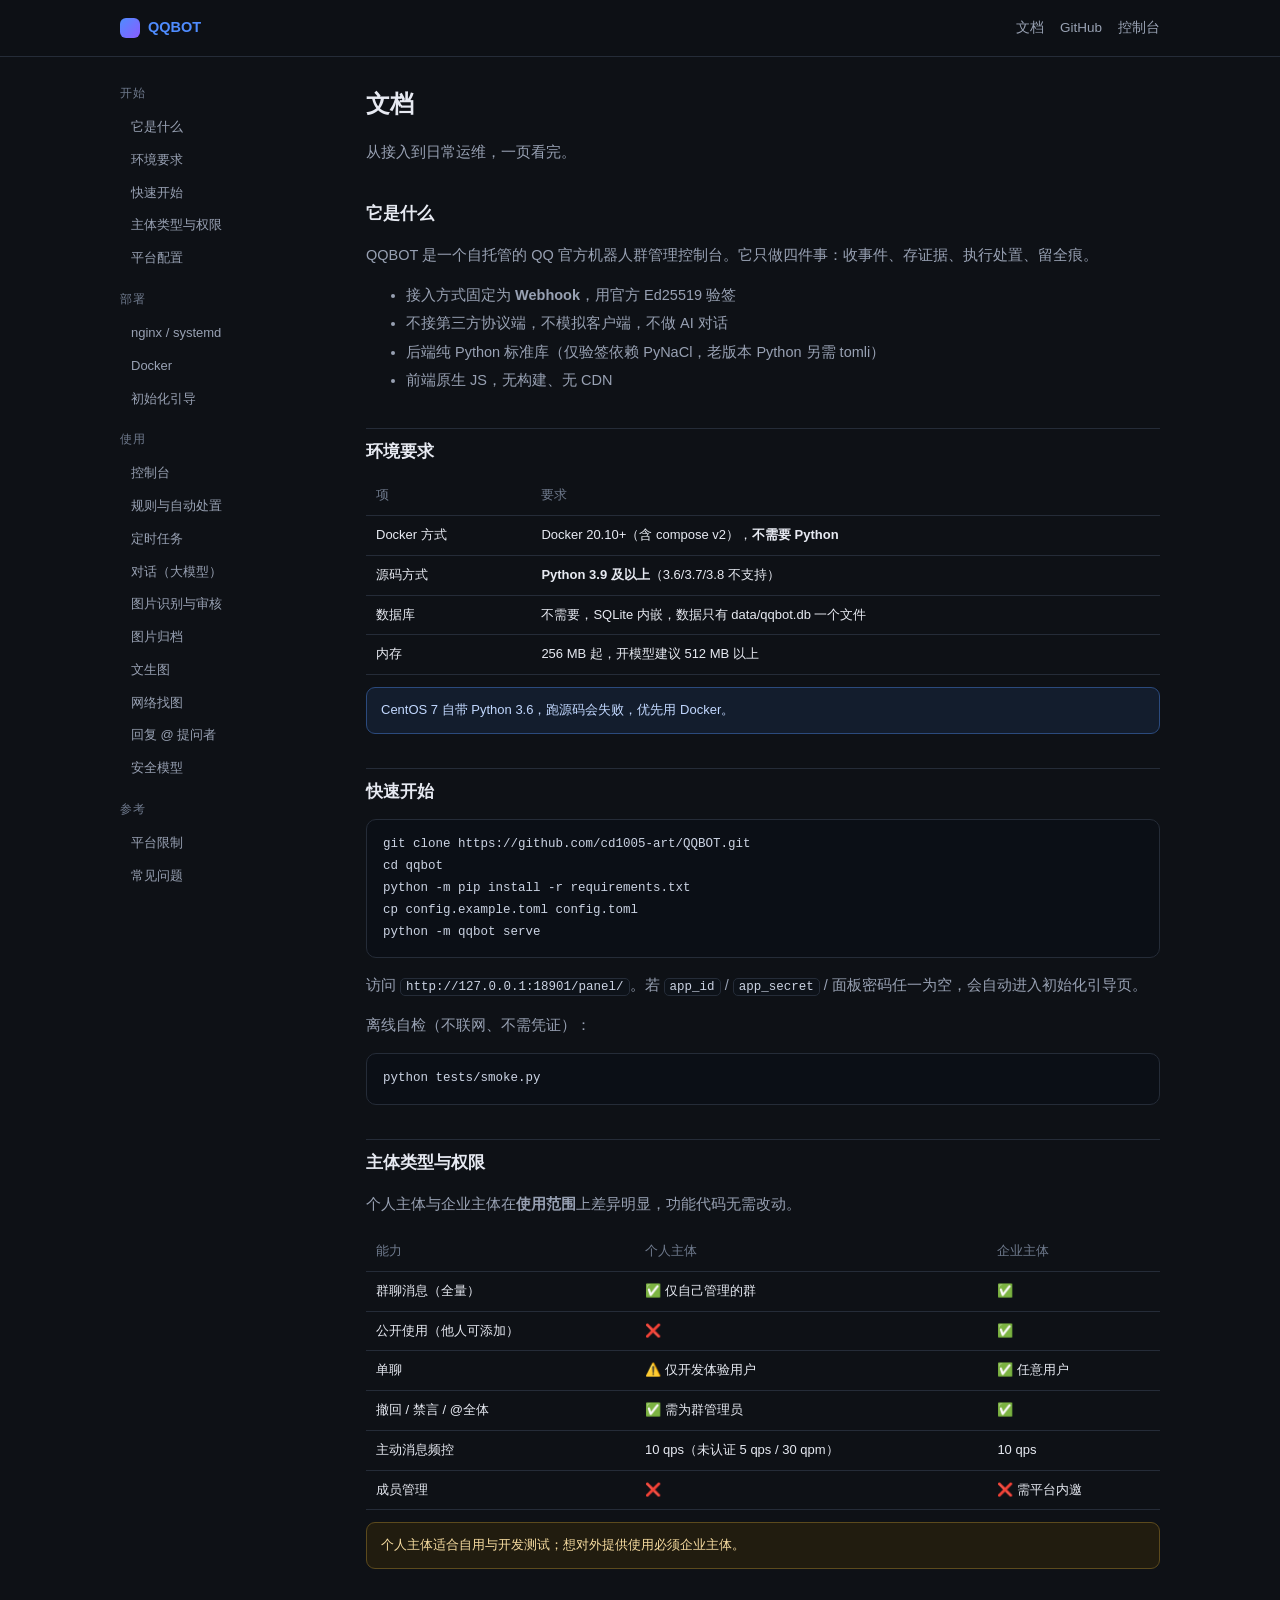
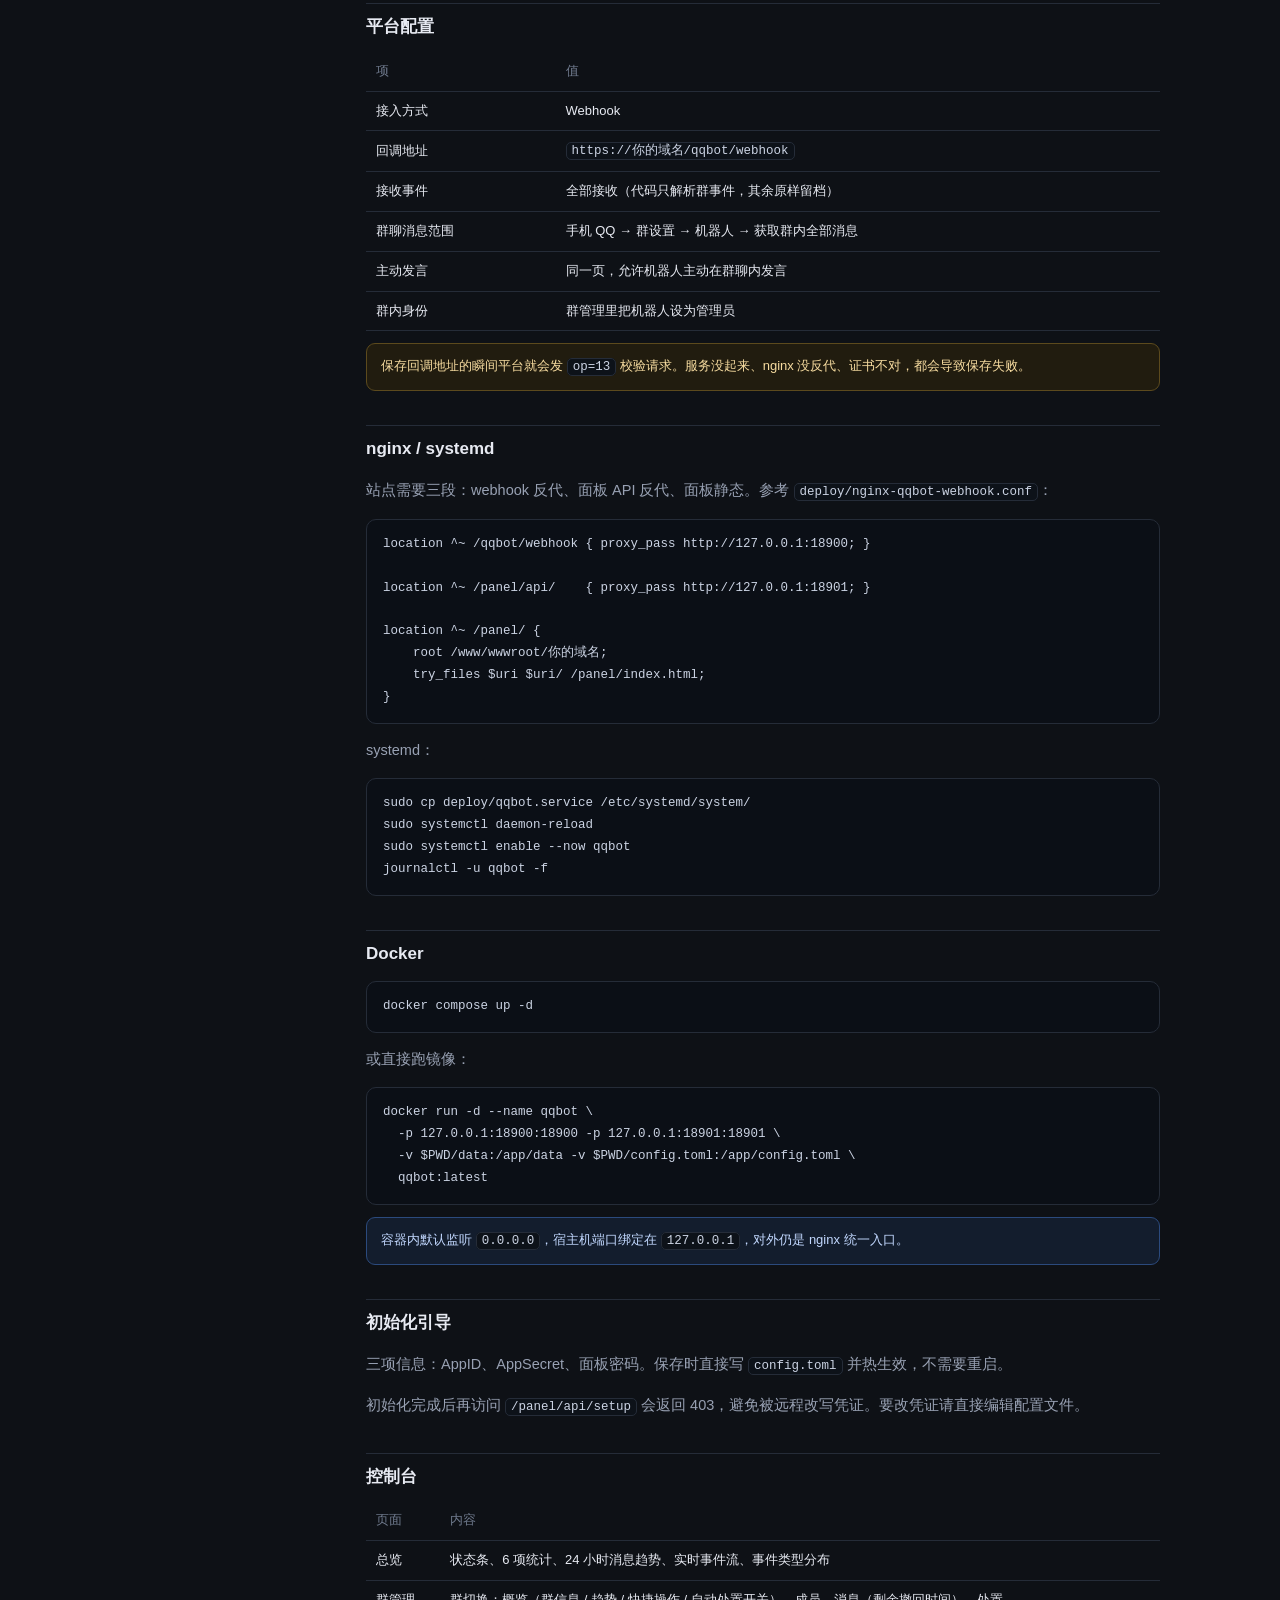
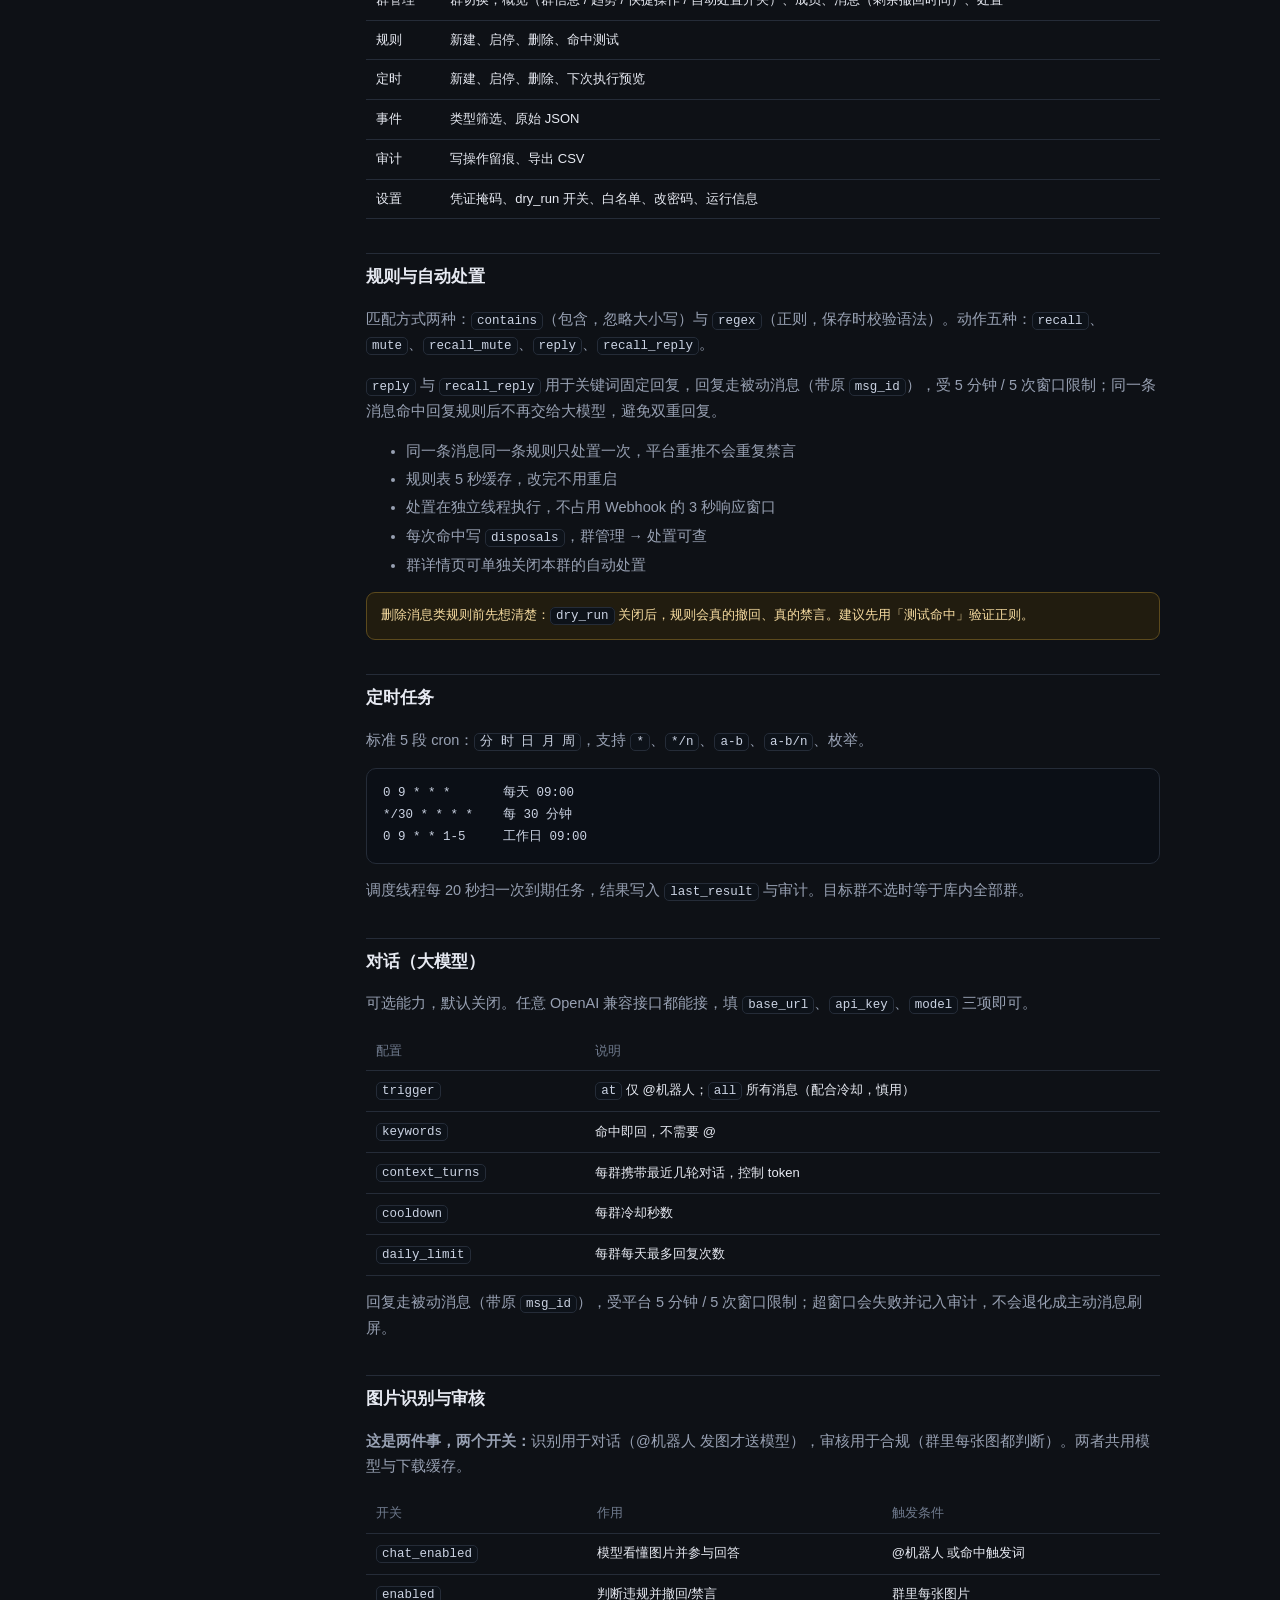
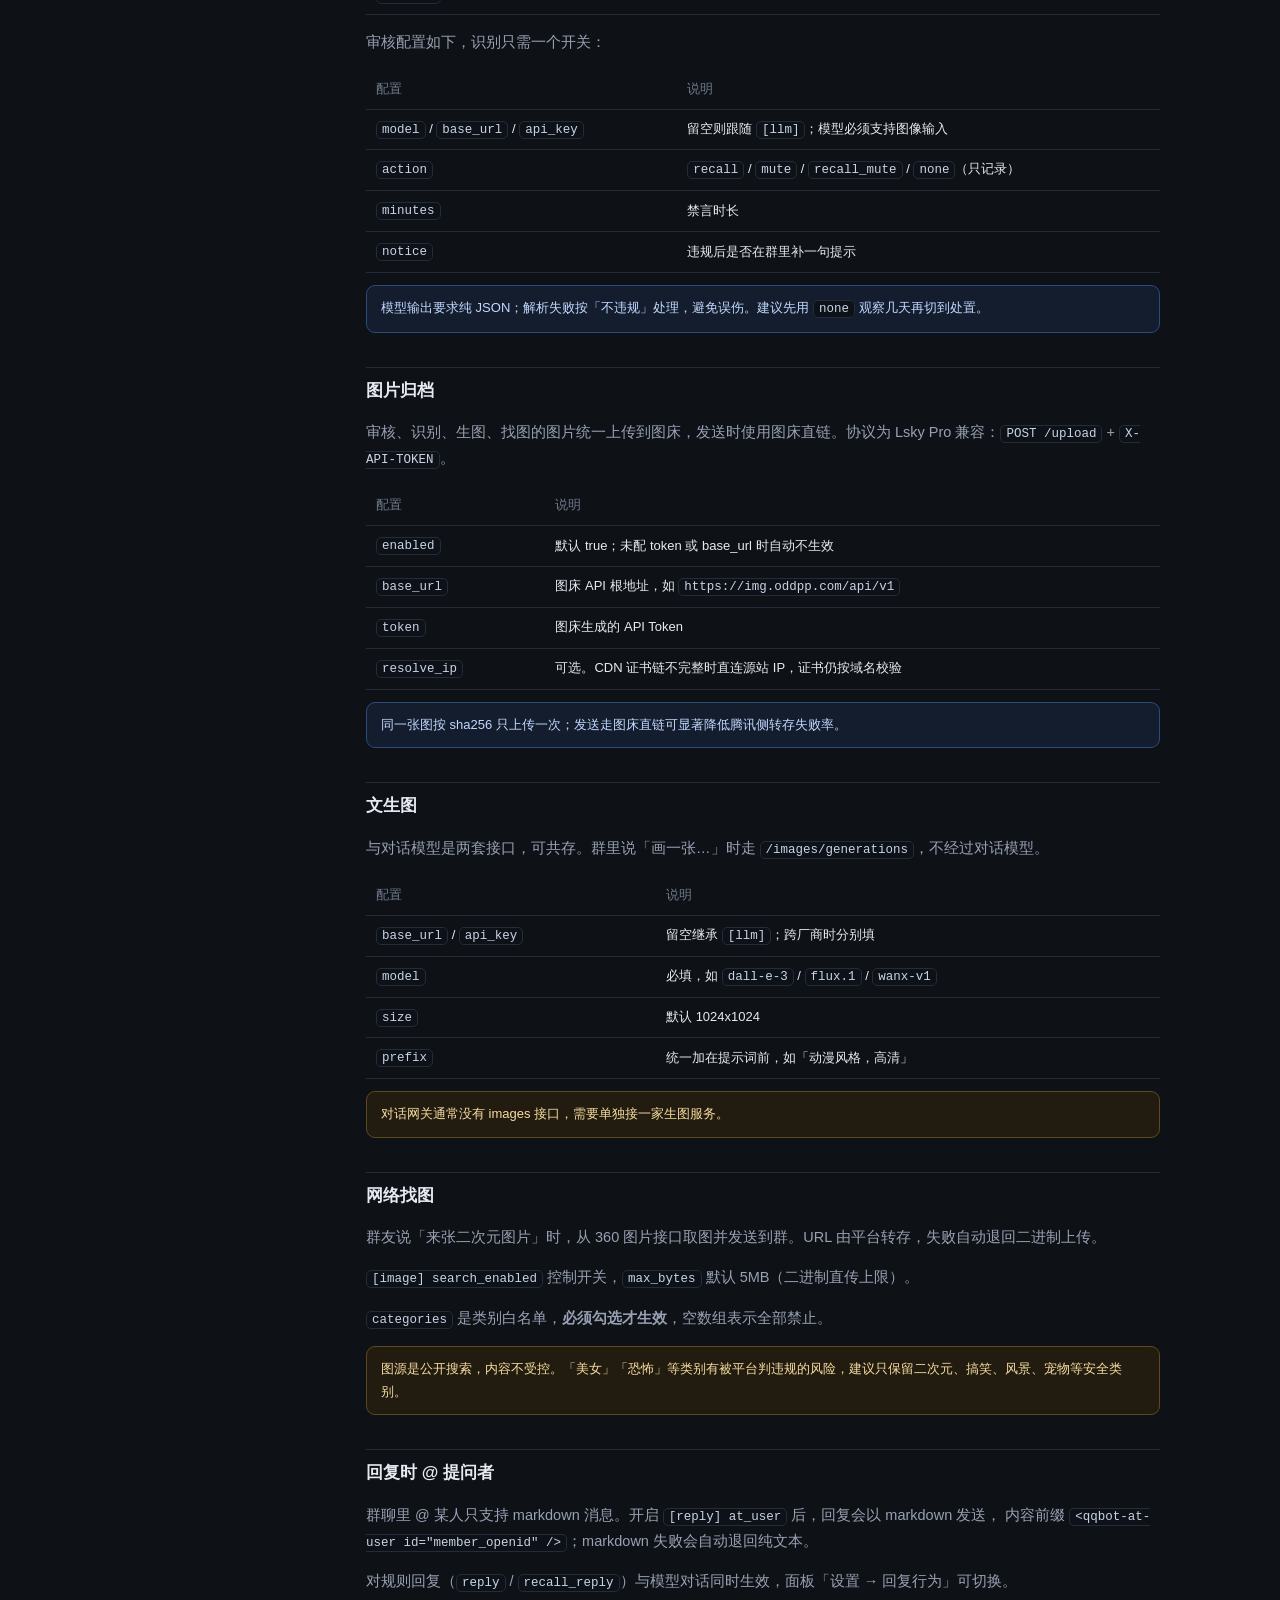
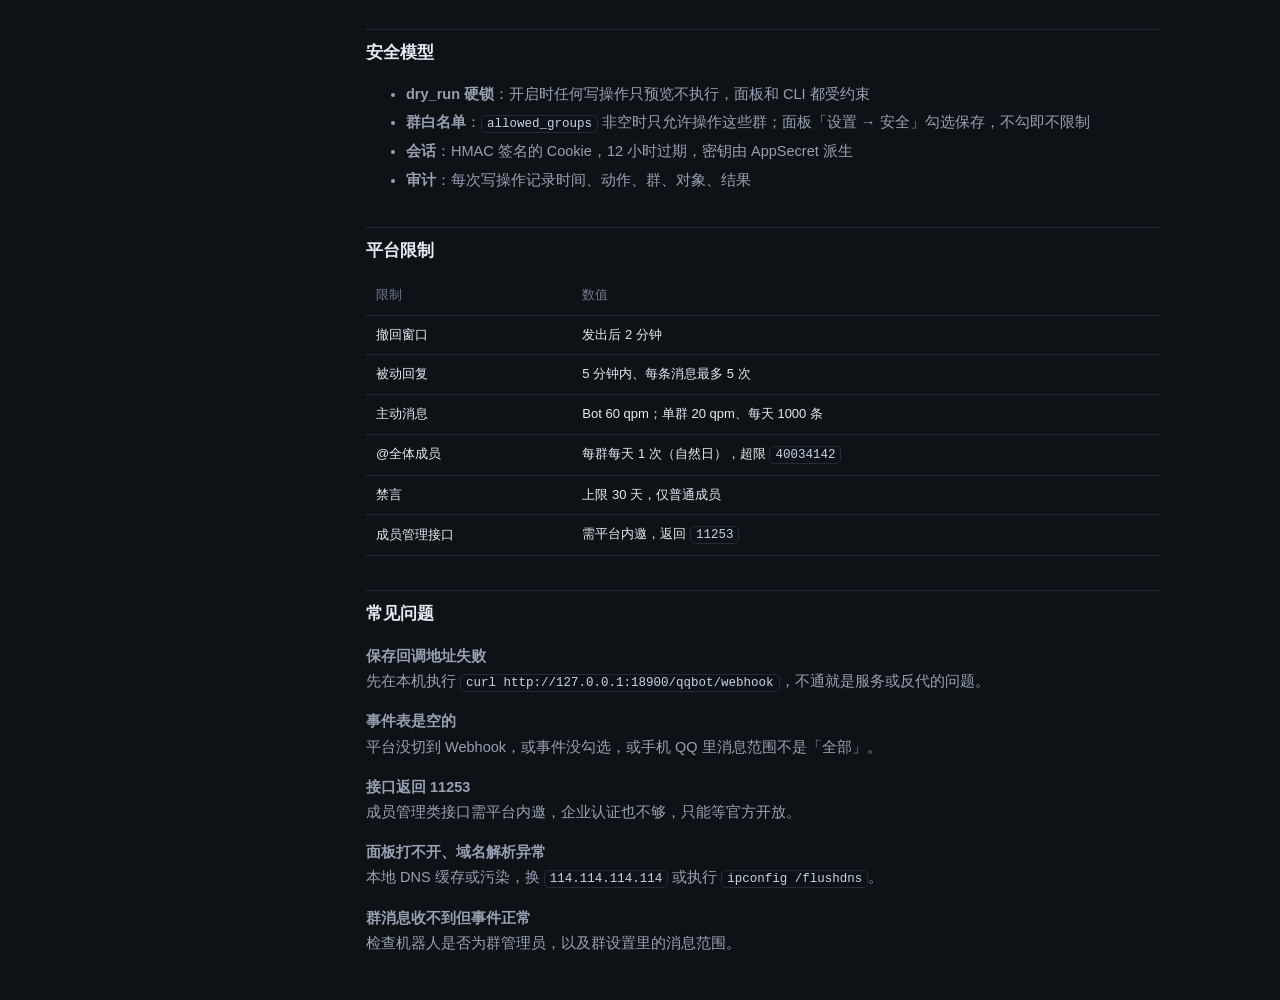
<file: web/docs.html>
<!DOCTYPE html>
<html lang="zh-CN">
<head>
<meta charset="utf-8">
<meta name="viewport" content="width=device-width, initial-scale=1">
<title>文档 · QQBOT</title>
<style>
:root{--bg:#0e1116;--panel:#161b23;--panel2:#1b2129;--line:#252c38;--text:#e7eaf2;--sub:#98a1b3;--muted:#6f7a8d;--accent:#4f8cff}
*{box-sizing:border-box}
body{margin:0;background:var(--bg);color:var(--text);font:14.5px/1.75 -apple-system,"Segoe UI","Microsoft YaHei",sans-serif}
a{color:var(--accent);text-decoration:none}
header{position:sticky;top:0;z-index:10;background:rgba(14,17,22,.9);backdrop-filter:blur(8px);border-bottom:1px solid var(--line)}
.nav{max-width:1080px;margin:0 auto;padding:0 20px;display:flex;align-items:center;gap:16px;height:56px}
.brand{font-weight:650;display:flex;align-items:center;gap:8px}
.logo{width:20px;height:20px;border-radius:6px;background:linear-gradient(135deg,#4f8cff,#8a5cff)}
.nav .sp{flex:1}
.nav a.item{color:var(--sub);font-size:13.5px}
.layout{max-width:1080px;margin:0 auto;padding:26px 20px 70px;display:grid;grid-template-columns:212px 1fr;gap:34px}
aside{position:sticky;top:76px;align-self:start;font-size:13px}
aside div.t{color:var(--muted);font-size:11.5px;letter-spacing:.5px;margin:0 0 8px}
aside a{display:block;padding:5px 9px;border-radius:7px;color:var(--sub);border-left:2px solid transparent}
aside a:hover{background:var(--panel2);color:var(--text)}
main h1{font-size:24px;margin:0 0 6px}
main h2{font-size:17px;margin:34px 0 8px;padding-top:8px;border-top:1px solid var(--line)}
main h2:first-of-type{border-top:0;padding-top:0}
main p{color:var(--sub)}
main li{color:var(--sub);margin:3px 0}
code{font-family:ui-monospace,Consolas,monospace;background:#0d1219;border:1px solid var(--line);
  border-radius:5px;padding:1px 5px;font-size:12.5px;color:#cbd3e3}
pre{background:#0b0f16;border:1px solid var(--line);border-radius:10px;padding:14px 16px;overflow:auto;
  font-size:12.5px;line-height:1.75;color:#cbd3e3}
table{width:100%;border-collapse:collapse;font-size:13px;margin:10px 0}
th,td{text-align:left;padding:8px 10px;border-bottom:1px solid var(--line)}
th{color:var(--muted);font-weight:500}
.tip{background:#131d2d;border:1px solid #2b4a7d;border-radius:9px;padding:11px 14px;color:#c2d8ff;font-size:13px;margin:12px 0}
.warn{background:#211c0f;border:1px solid #5c4a1d;border-radius:9px;padding:11px 14px;color:#f7dca0;font-size:13px;margin:12px 0}
@media(max-width:860px){.layout{grid-template-columns:1fr;gap:18px}aside{display:none}}
</style>
</head>
<body>

<header><div class="nav">
  <a class="brand" href="/"><span class="logo"></span>QQBOT</a>
  <span class="sp"></span>
  <a class="item" href="/docs/">文档</a>
  <a class="item" href="https://github.com/cd1005-art/QQBOT">GitHub</a>
  <a class="item" href="/panel/">控制台</a>
</div></header>

<div class="layout">
<aside>
  <div class="t">开始</div>
  <a href="#intro">它是什么</a>
  <a href="#req">环境要求</a>
  <a href="#quick">快速开始</a>
  <a href="#entity">主体类型与权限</a>
  <a href="#platform">平台配置</a>
  <div class="t" style="margin-top:14px">部署</div>
  <a href="#deploy">nginx / systemd</a>
  <a href="#docker">Docker</a>
  <a href="#setup">初始化引导</a>
  <div class="t" style="margin-top:14px">使用</div>
  <a href="#panel">控制台</a>
  <a href="#rules">规则与自动处置</a>
  <a href="#schedules">定时任务</a>
  <a href="#chat">对话（大模型）</a>
  <a href="#vision">图片识别与审核</a>
  <a href="#storage">图片归档</a>
  <a href="#imagegen">文生图</a>
  <a href="#imgsearch">网络找图</a>
  <a href="#at">回复 @ 提问者</a>
  <a href="#security">安全模型</a>
  <div class="t" style="margin-top:14px">参考</div>
  <a href="#limits">平台限制</a>
  <a href="#faq">常见问题</a>
</aside>

<main>
  <h1>文档</h1>
  <p>从接入到日常运维，一页看完。</p>

  <h2 id="intro">它是什么</h2>
  <p>QQBOT 是一个自托管的 QQ 官方机器人群管理控制台。它只做四件事：收事件、存证据、执行处置、留全痕。</p>
  <ul>
    <li>接入方式固定为 <b>Webhook</b>，用官方 Ed25519 验签</li>
    <li>不接第三方协议端，不模拟客户端，不做 AI 对话</li>
    <li>后端纯 Python 标准库（仅验签依赖 PyNaCl，老版本 Python 另需 tomli）</li>
    <li>前端原生 JS，无构建、无 CDN</li>
  </ul>

  <h2 id="req">环境要求</h2>
  <table>
    <tr><th>项</th><th>要求</th></tr>
    <tr><td>Docker 方式</td><td>Docker 20.10+（含 compose v2），<b>不需要 Python</b></td></tr>
    <tr><td>源码方式</td><td><b>Python 3.9 及以上</b>（3.6/3.7/3.8 不支持）</td></tr>
    <tr><td>数据库</td><td>不需要，SQLite 内嵌，数据只有 data/qqbot.db 一个文件</td></tr>
    <tr><td>内存</td><td>256 MB 起，开模型建议 512 MB 以上</td></tr>
  </table>
  <div class="tip">CentOS 7 自带 Python 3.6，跑源码会失败，优先用 Docker。</div>

  <h2 id="quick">快速开始</h2>
  <pre>git clone https://github.com/cd1005-art/QQBOT.git
cd qqbot
python -m pip install -r requirements.txt
cp config.example.toml config.toml
python -m qqbot serve</pre>
  <p>访问 <code>http://127.0.0.1:18901/panel/</code>。若 <code>app_id</code> / <code>app_secret</code> / 面板密码任一为空，会自动进入初始化引导页。</p>
  <p>离线自检（不联网、不需凭证）：</p>
  <pre>python tests/smoke.py</pre>

  <h2 id="entity">主体类型与权限</h2>
  <p>个人主体与企业主体在<b>使用范围</b>上差异明显，功能代码无需改动。</p>
  <table>
    <tr><th>能力</th><th>个人主体</th><th>企业主体</th></tr>
    <tr><td>群聊消息（全量）</td><td>✅ 仅自己管理的群</td><td>✅</td></tr>
    <tr><td>公开使用（他人可添加）</td><td>❌</td><td>✅</td></tr>
    <tr><td>单聊</td><td>⚠️ 仅开发体验用户</td><td>✅ 任意用户</td></tr>
    <tr><td>撤回 / 禁言 / @全体</td><td>✅ 需为群管理员</td><td>✅</td></tr>
    <tr><td>主动消息频控</td><td>10 qps（未认证 5 qps / 30 qpm）</td><td>10 qps</td></tr>
    <tr><td>成员管理</td><td>❌</td><td>❌ 需平台内邀</td></tr>
  </table>
  <div class="warn">个人主体适合自用与开发测试；想对外提供使用必须企业主体。</div>

  <h2 id="platform">平台配置</h2>
  <table>
    <tr><th>项</th><th>值</th></tr>
    <tr><td>接入方式</td><td>Webhook</td></tr>
    <tr><td>回调地址</td><td><code>https://你的域名/qqbot/webhook</code></td></tr>
    <tr><td>接收事件</td><td>全部接收（代码只解析群事件，其余原样留档）</td></tr>
    <tr><td>群聊消息范围</td><td>手机 QQ → 群设置 → 机器人 → 获取群内全部消息</td></tr>
    <tr><td>主动发言</td><td>同一页，允许机器人主动在群聊内发言</td></tr>
    <tr><td>群内身份</td><td>群管理里把机器人设为管理员</td></tr>
  </table>
  <div class="warn">保存回调地址的瞬间平台就会发 <code>op=13</code> 校验请求。服务没起来、nginx 没反代、证书不对，都会导致保存失败。</div>

  <h2 id="deploy">nginx / systemd</h2>
  <p>站点需要三段：webhook 反代、面板 API 反代、面板静态。参考 <code>deploy/nginx-qqbot-webhook.conf</code>：</p>
  <pre>location ^~ /qqbot/webhook { proxy_pass http://127.0.0.1:18900; }

location ^~ /panel/api/    { proxy_pass http://127.0.0.1:18901; }

location ^~ /panel/ {
    root /www/wwwroot/你的域名;
    try_files $uri $uri/ /panel/index.html;
}</pre>
  <p>systemd：</p>
  <pre>sudo cp deploy/qqbot.service /etc/systemd/system/
sudo systemctl daemon-reload
sudo systemctl enable --now qqbot
journalctl -u qqbot -f</pre>

  <h2 id="docker">Docker</h2>
  <pre>docker compose up -d</pre>
  <p>或直接跑镜像：</p>
  <pre>docker run -d --name qqbot \
  -p 127.0.0.1:18900:18900 -p 127.0.0.1:18901:18901 \
  -v $PWD/data:/app/data -v $PWD/config.toml:/app/config.toml \
  qqbot:latest</pre>
  <div class="tip">容器内默认监听 <code>0.0.0.0</code>，宿主机端口绑定在 <code>127.0.0.1</code>，对外仍是 nginx 统一入口。</div>

  <h2 id="setup">初始化引导</h2>
  <p>三项信息：AppID、AppSecret、面板密码。保存时直接写 <code>config.toml</code> 并热生效，不需要重启。</p>
  <p>初始化完成后再访问 <code>/panel/api/setup</code> 会返回 403，避免被远程改写凭证。要改凭证请直接编辑配置文件。</p>

  <h2 id="panel">控制台</h2>
  <table>
    <tr><th>页面</th><th>内容</th></tr>
    <tr><td>总览</td><td>状态条、6 项统计、24 小时消息趋势、实时事件流、事件类型分布</td></tr>
    <tr><td>群管理</td><td>群切换；概览（群信息 / 趋势 / 快捷操作 / 自动处置开关）、成员、消息（剩余撤回时间）、处置</td></tr>
    <tr><td>规则</td><td>新建、启停、删除、命中测试</td></tr>
    <tr><td>定时</td><td>新建、启停、删除、下次执行预览</td></tr>
    <tr><td>事件</td><td>类型筛选、原始 JSON</td></tr>
    <tr><td>审计</td><td>写操作留痕、导出 CSV</td></tr>
    <tr><td>设置</td><td>凭证掩码、dry_run 开关、白名单、改密码、运行信息</td></tr>
  </table>

  <h2 id="rules">规则与自动处置</h2>
  <p>匹配方式两种：<code>contains</code>（包含，忽略大小写）与 <code>regex</code>（正则，保存时校验语法）。动作五种：<code>recall</code>、<code>mute</code>、<code>recall_mute</code>、<code>reply</code>、<code>recall_reply</code>。</p>
  <p><code>reply</code> 与 <code>recall_reply</code> 用于关键词固定回复，回复走被动消息（带原 <code>msg_id</code>），受 5 分钟 / 5 次窗口限制；同一条消息命中回复规则后不再交给大模型，避免双重回复。</p>
  <ul>
    <li>同一条消息同一条规则只处置一次，平台重推不会重复禁言</li>
    <li>规则表 5 秒缓存，改完不用重启</li>
    <li>处置在独立线程执行，不占用 Webhook 的 3 秒响应窗口</li>
    <li>每次命中写 <code>disposals</code>，群管理 → 处置可查</li>
    <li>群详情页可单独关闭本群的自动处置</li>
  </ul>
  <div class="warn">删除消息类规则前先想清楚：<code>dry_run</code> 关闭后，规则会真的撤回、真的禁言。建议先用「测试命中」验证正则。</div>

  <h2 id="schedules">定时任务</h2>
  <p>标准 5 段 cron：<code>分 时 日 月 周</code>，支持 <code>*</code>、<code>*/n</code>、<code>a-b</code>、<code>a-b/n</code>、枚举。</p>
  <pre>0 9 * * *       每天 09:00
*/30 * * * *    每 30 分钟
0 9 * * 1-5     工作日 09:00</pre>
  <p>调度线程每 20 秒扫一次到期任务，结果写入 <code>last_result</code> 与审计。目标群不选时等于库内全部群。</p>

  <h2 id="chat">对话（大模型）</h2>
  <p>可选能力，默认关闭。任意 OpenAI 兼容接口都能接，填 <code>base_url</code>、<code>api_key</code>、<code>model</code> 三项即可。</p>
  <table>
    <tr><th>配置</th><th>说明</th></tr>
    <tr><td><code>trigger</code></td><td><code>at</code> 仅 @机器人；<code>all</code> 所有消息（配合冷却，慎用）</td></tr>
    <tr><td><code>keywords</code></td><td>命中即回，不需要 @</td></tr>
    <tr><td><code>context_turns</code></td><td>每群携带最近几轮对话，控制 token</td></tr>
    <tr><td><code>cooldown</code></td><td>每群冷却秒数</td></tr>
    <tr><td><code>daily_limit</code></td><td>每群每天最多回复次数</td></tr>
  </table>
  <p>回复走被动消息（带原 <code>msg_id</code>），受平台 5 分钟 / 5 次窗口限制；超窗口会失败并记入审计，不会退化成主动消息刷屏。</p>

  <h2 id="vision">图片识别与审核</h2>
  <p><b>这是两件事，两个开关：</b>识别用于对话（@机器人 发图才送模型），审核用于合规（群里每张图都判断）。两者共用模型与下载缓存。</p>
  <table>
    <tr><th>开关</th><th>作用</th><th>触发条件</th></tr>
    <tr><td><code>chat_enabled</code></td><td>模型看懂图片并参与回答</td><td>@机器人 或命中触发词</td></tr>
    <tr><td><code>enabled</code></td><td>判断违规并撤回/禁言</td><td>群里每张图片</td></tr>
  </table>
  <p>审核配置如下，识别只需一个开关：</p>
  <table>
    <tr><th>配置</th><th>说明</th></tr>
    <tr><td><code>model</code> / <code>base_url</code> / <code>api_key</code></td><td>留空则跟随 <code>[llm]</code>；模型必须支持图像输入</td></tr>
    <tr><td><code>action</code></td><td><code>recall</code> / <code>mute</code> / <code>recall_mute</code> / <code>none</code>（只记录）</td></tr>
    <tr><td><code>minutes</code></td><td>禁言时长</td></tr>
    <tr><td><code>notice</code></td><td>违规后是否在群里补一句提示</td></tr>
  </table>
  <div class="tip">模型输出要求纯 JSON；解析失败按「不违规」处理，避免误伤。建议先用 <code>none</code> 观察几天再切到处置。</div>

  <h2 id="storage">图片归档</h2>
  <p>审核、识别、生图、找图的图片统一上传到图床，发送时使用图床直链。协议为 Lsky Pro 兼容：<code>POST /upload</code> + <code>X-API-TOKEN</code>。</p>
  <table>
    <tr><th>配置</th><th>说明</th></tr>
    <tr><td><code>enabled</code></td><td>默认 true；未配 token 或 base_url 时自动不生效</td></tr>
    <tr><td><code>base_url</code></td><td>图床 API 根地址，如 <code>https://img.oddpp.com/api/v1</code></td></tr>
    <tr><td><code>token</code></td><td>图床生成的 API Token</td></tr>
    <tr><td><code>resolve_ip</code></td><td>可选。CDN 证书链不完整时直连源站 IP，证书仍按域名校验</td></tr>
  </table>
  <div class="tip">同一张图按 sha256 只上传一次；发送走图床直链可显著降低腾讯侧转存失败率。</div>

  <h2 id="imagegen">文生图</h2>
  <p>与对话模型是两套接口，可共存。群里说「画一张…」时走 <code>/images/generations</code>，不经过对话模型。</p>
  <table>
    <tr><th>配置</th><th>说明</th></tr>
    <tr><td><code>base_url</code> / <code>api_key</code></td><td>留空继承 <code>[llm]</code>；跨厂商时分别填</td></tr>
    <tr><td><code>model</code></td><td>必填，如 <code>dall-e-3</code> / <code>flux.1</code> / <code>wanx-v1</code></td></tr>
    <tr><td><code>size</code></td><td>默认 1024x1024</td></tr>
    <tr><td><code>prefix</code></td><td>统一加在提示词前，如「动漫风格，高清」</td></tr>
  </table>
  <div class="warn">对话网关通常没有 images 接口，需要单独接一家生图服务。</div>

  <h2 id="imgsearch">网络找图</h2>
  <p>群友说「来张二次元图片」时，从 360 图片接口取图并发送到群。URL 由平台转存，失败自动退回二进制上传。</p>
  <p><code>[image] search_enabled</code> 控制开关，<code>max_bytes</code> 默认 5MB（二进制直传上限）。</p>
  <p><code>categories</code> 是类别白名单，<b>必须勾选才生效</b>，空数组表示全部禁止。</p>
  <div class="warn">图源是公开搜索，内容不受控。「美女」「恐怖」等类别有被平台判违规的风险，建议只保留二次元、搞笑、风景、宠物等安全类别。</div>

  <h2 id="at">回复时 @ 提问者</h2>
  <p>群聊里 @ 某人只支持 markdown 消息。开启 <code>[reply] at_user</code> 后，回复会以 markdown 发送，
  内容前缀 <code>&lt;qqbot-at-user id="member_openid" /&gt;</code>；markdown 失败会自动退回纯文本。</p>
  <p>对规则回复（<code>reply</code> / <code>recall_reply</code>）与模型对话同时生效，面板「设置 → 回复行为」可切换。</p>

  <h2 id="security">安全模型</h2>
  <ul>
    <li><b>dry_run 硬锁</b>：开启时任何写操作只预览不执行，面板和 CLI 都受约束</li>
    <li><b>群白名单</b>：<code>allowed_groups</code> 非空时只允许操作这些群；面板「设置 → 安全」勾选保存，不勾即不限制</li>
    <li><b>会话</b>：HMAC 签名的 Cookie，12 小时过期，密钥由 AppSecret 派生</li>
    <li><b>审计</b>：每次写操作记录时间、动作、群、对象、结果</li>
  </ul>

  <h2 id="limits">平台限制</h2>
  <table>
    <tr><th>限制</th><th>数值</th></tr>
    <tr><td>撤回窗口</td><td>发出后 2 分钟</td></tr>
    <tr><td>被动回复</td><td>5 分钟内、每条消息最多 5 次</td></tr>
    <tr><td>主动消息</td><td>Bot 60 qpm；单群 20 qpm、每天 1000 条</td></tr>
    <tr><td>@全体成员</td><td>每群每天 1 次（自然日），超限 <code>40034142</code></td></tr>
    <tr><td>禁言</td><td>上限 30 天，仅普通成员</td></tr>
    <tr><td>成员管理接口</td><td>需平台内邀，返回 <code>11253</code></td></tr>
  </table>

  <h2 id="faq">常见问题</h2>
  <p><b>保存回调地址失败</b><br>先在本机执行 <code>curl http://127.0.0.1:18900/qqbot/webhook</code>，不通就是服务或反代的问题。</p>
  <p><b>事件表是空的</b><br>平台没切到 Webhook，或事件没勾选，或手机 QQ 里消息范围不是「全部」。</p>
  <p><b>接口返回 11253</b><br>成员管理类接口需平台内邀，企业认证也不够，只能等官方开放。</p>
  <p><b>面板打不开、域名解析异常</b><br>本地 DNS 缓存或污染，换 <code>114.114.114.114</code> 或执行 <code>ipconfig /flushdns</code>。</p>
  <p><b>群消息收不到但事件正常</b><br>检查机器人是否为群管理员，以及群设置里的消息范围。</p>
</main>
</div>

</body>
</html>
</file>
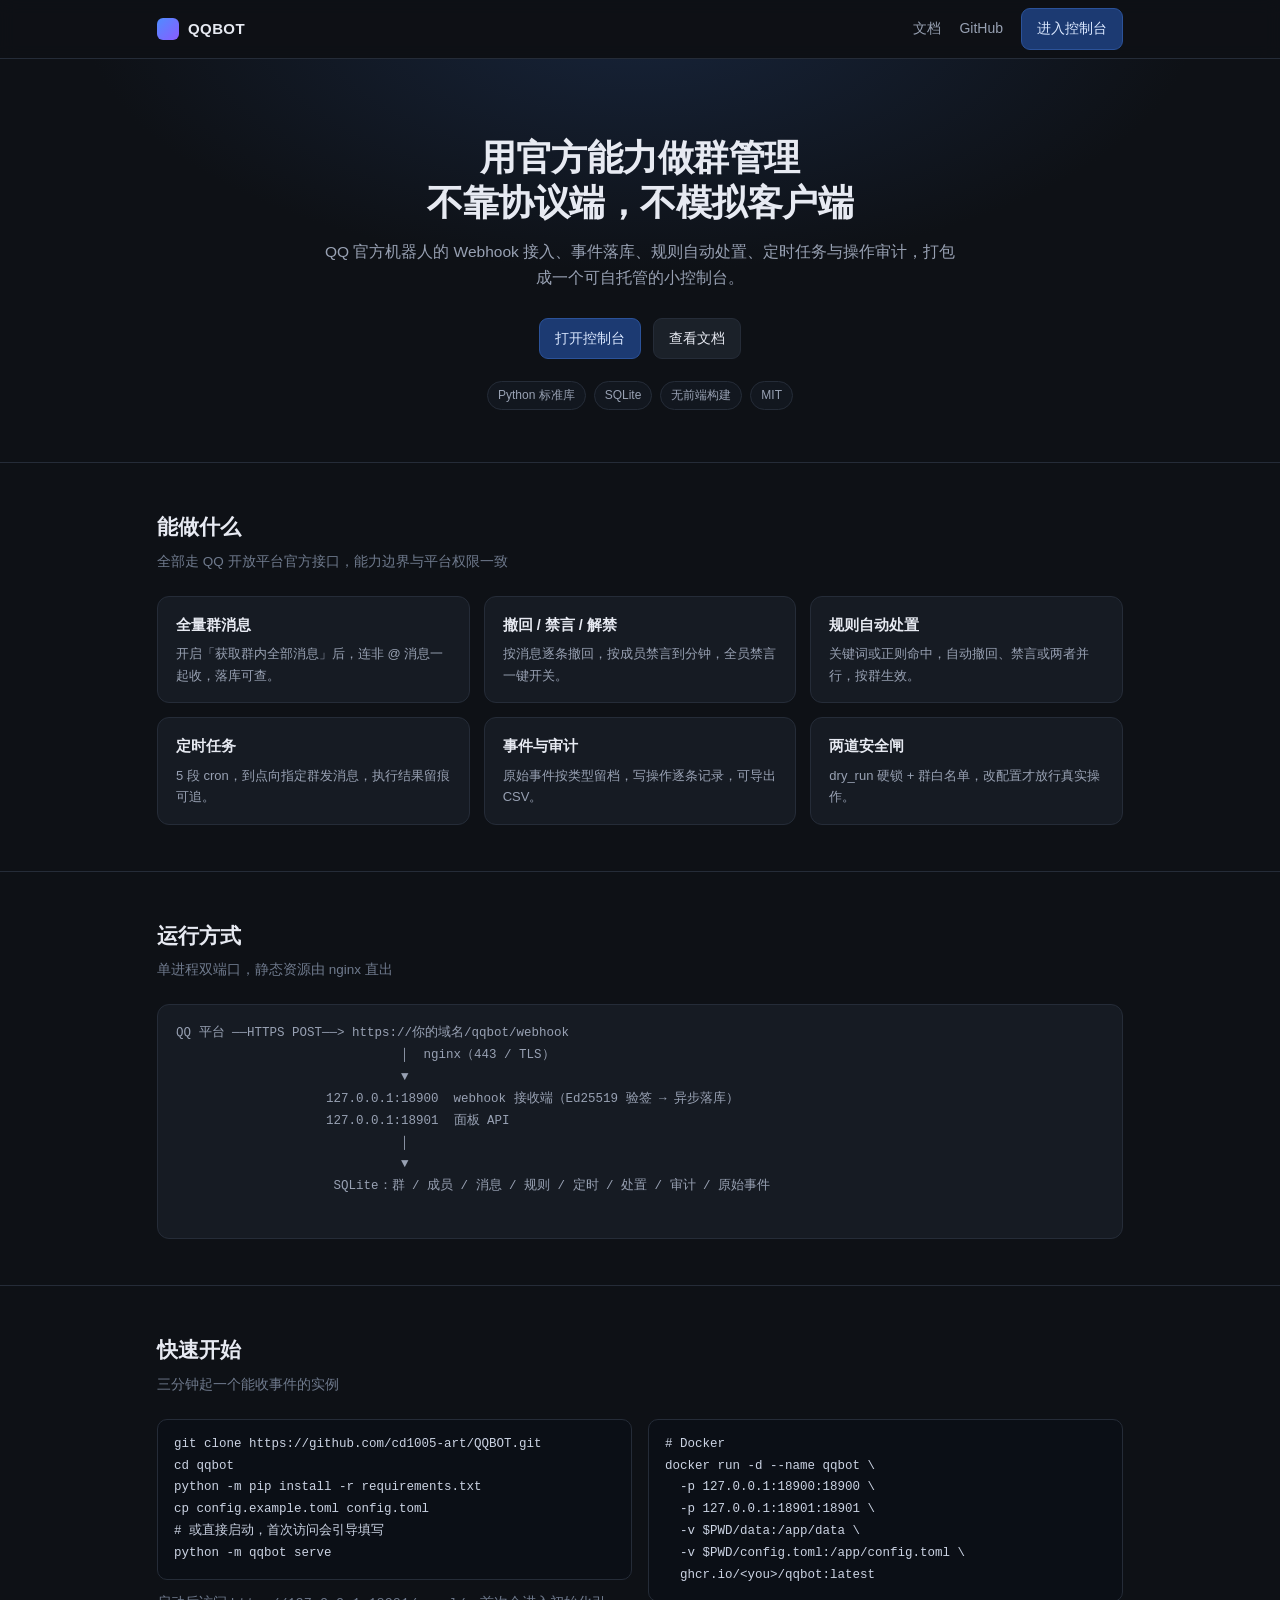
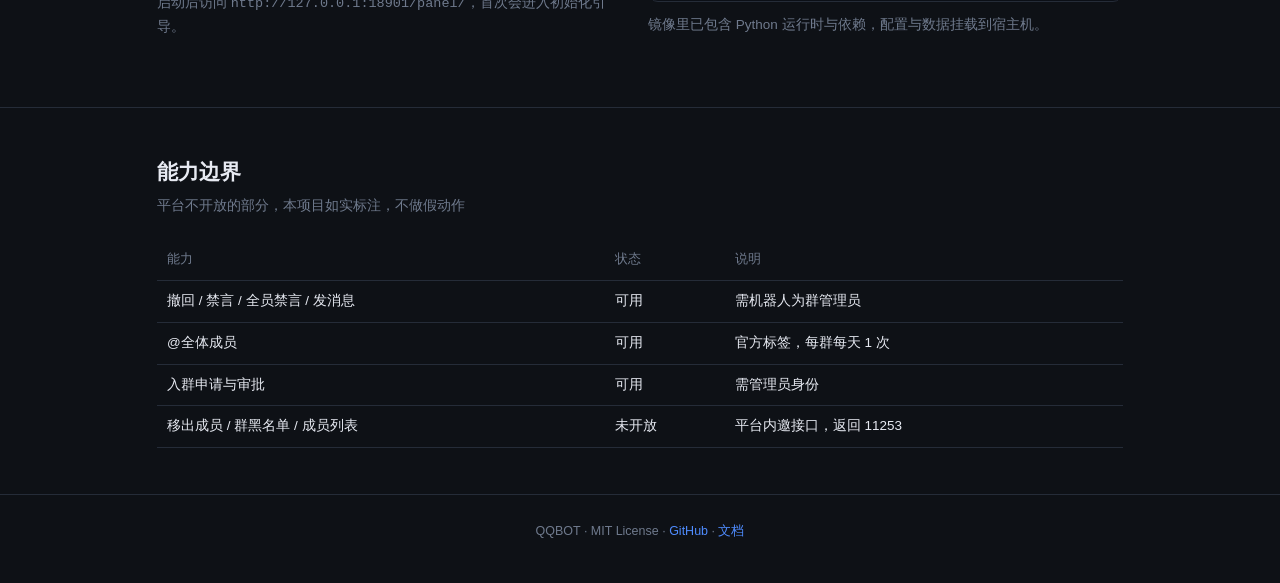
<file: web/landing.html>
<!DOCTYPE html>
<html lang="zh-CN">
<head>
<meta charset="utf-8">
<meta name="viewport" content="width=device-width, initial-scale=1">
<title>QQBOT · QQ 官方机器人群管理控制台</title>
<meta name="description" content="用 QQ 开放平台官方能力做群管理：收事件、存证据、执行处置、留全痕。自托管，不接第三方协议端。">
<style>
:root{--bg:#0e1116;--panel:#161b23;--panel2:#1b2129;--line:#252c38;--text:#e7eaf2;--sub:#98a1b3;--muted:#6f7a8d;--accent:#4f8cff}
*{box-sizing:border-box}
body{margin:0;background:var(--bg);color:var(--text);font:15px/1.7 -apple-system,"Segoe UI","Microsoft YaHei",sans-serif}
a{color:var(--accent);text-decoration:none}
.wrap{max-width:1010px;margin:0 auto;padding:0 22px}
header{position:sticky;top:0;z-index:10;background:rgba(14,17,22,.86);backdrop-filter:blur(8px);border-bottom:1px solid var(--line)}
.nav{display:flex;align-items:center;gap:18px;height:58px}
.brand{font-weight:650;letter-spacing:.4px;display:flex;align-items:center;gap:9px}
.logo{width:22px;height:22px;border-radius:6px;background:linear-gradient(135deg,#4f8cff,#8a5cff)}
.nav .sp{flex:1}
.nav a.item{color:var(--sub);font-size:14px}
.nav a.item:hover{color:var(--text)}
.btn{display:inline-block;padding:8px 15px;border-radius:9px;border:1px solid var(--line);
  background:var(--panel2);color:var(--text);font-size:14px}
.btn:hover{border-color:#38425a}
.btn.pri{background:#1c3a72;border-color:#2b5299;color:#dbe8ff}
.btn.pri:hover{background:#22457f}

.hero{padding:76px 0 52px;text-align:center;background:radial-gradient(900px 420px at 50% -12%,#17243a,#0e1116 62%)}
.hero h1{font-size:36px;line-height:1.25;margin:0 0 14px;letter-spacing:-.5px}
.hero p{color:var(--sub);max-width:640px;margin:0 auto 26px;font-size:15.5px}
.hero .row{display:flex;gap:12px;justify-content:center;flex-wrap:wrap}
.badges{display:flex;gap:8px;justify-content:center;flex-wrap:wrap;margin-top:22px}
.badge{font-size:12px;color:var(--sub);border:1px solid var(--line);border-radius:999px;padding:3px 10px;background:#12171f}

section{padding:46px 0;border-top:1px solid var(--line)}
h2{font-size:21px;margin:0 0 6px}
.lead{color:var(--muted);font-size:13.5px;margin:0 0 22px}
.grid{display:grid;grid-template-columns:repeat(auto-fit,minmax(238px,1fr));gap:14px}
.card{background:var(--panel);border:1px solid var(--line);border-radius:12px;padding:16px 18px}
.card b{display:block;font-size:14.5px;margin-bottom:6px}
.card p{margin:0;color:var(--sub);font-size:13px;line-height:1.65}

pre{background:#0b0f16;border:1px solid var(--line);border-radius:10px;padding:14px 16px;overflow:auto;
  font-size:12.5px;line-height:1.75;color:#cbd3e3;margin:0 0 12px}
code{font-family:ui-monospace,Consolas,monospace}
.two{display:grid;grid-template-columns:1fr 1fr;gap:16px}
@media(max-width:780px){.two{grid-template-columns:1fr}.hero h1{font-size:27px}.hero{padding:52px 0 38px}}
.flow{background:var(--panel);border:1px solid var(--line);border-radius:12px;padding:18px;overflow:auto}
.flow pre{border:0;background:none;padding:0;margin:0;color:var(--sub);font-size:12.5px}
table{width:100%;border-collapse:collapse;font-size:13.5px}
th,td{text-align:left;padding:9px 10px;border-bottom:1px solid var(--line)}
th{color:var(--muted);font-weight:500;font-size:12.5px}
footer{border-top:1px solid var(--line);padding:26px 0 40px;color:var(--muted);font-size:12.5px;text-align:center}
</style>
</head>
<body>

<header><div class="wrap nav">
  <div class="brand"><span class="logo"></span>QQBOT</div>
  <span class="sp"></span>
  <a class="item" href="/docs/">文档</a>
  <a class="item" href="https://github.com/cd1005-art/QQBOT">GitHub</a>
  <a class="btn pri" href="/panel/">进入控制台</a>
</div></header>

<div class="hero">
  <div class="wrap">
    <h1>用官方能力做群管理<br>不靠协议端，不模拟客户端</h1>
    <p>QQ 官方机器人的 Webhook 接入、事件落库、规则自动处置、定时任务与操作审计，打包成一个可自托管的小控制台。</p>
    <div class="row">
      <a class="btn pri" href="/panel/">打开控制台</a>
      <a class="btn" href="/docs/">查看文档</a>
    </div>
    <div class="badges">
      <span class="badge">Python 标准库</span>
      <span class="badge">SQLite</span>
      <span class="badge">无前端构建</span>
      <span class="badge">MIT</span>
    </div>
  </div>
</div>

<section><div class="wrap">
  <h2>能做什么</h2>
  <p class="lead">全部走 QQ 开放平台官方接口，能力边界与平台权限一致</p>
  <div class="grid">
    <div class="card"><b>全量群消息</b><p>开启「获取群内全部消息」后，连非 @ 消息一起收，落库可查。</p></div>
    <div class="card"><b>撤回 / 禁言 / 解禁</b><p>按消息逐条撤回，按成员禁言到分钟，全员禁言一键开关。</p></div>
    <div class="card"><b>规则自动处置</b><p>关键词或正则命中，自动撤回、禁言或两者并行，按群生效。</p></div>
    <div class="card"><b>定时任务</b><p>5 段 cron，到点向指定群发消息，执行结果留痕可追。</p></div>
    <div class="card"><b>事件与审计</b><p>原始事件按类型留档，写操作逐条记录，可导出 CSV。</p></div>
    <div class="card"><b>两道安全闸</b><p>dry_run 硬锁 + 群白名单，改配置才放行真实操作。</p></div>
  </div>
</div></section>

<section><div class="wrap">
  <h2>运行方式</h2>
  <p class="lead">单进程双端口，静态资源由 nginx 直出</p>
  <div class="flow"><pre>
QQ 平台 ──HTTPS POST──> https://你的域名/qqbot/webhook
                              │  nginx（443 / TLS）
                              ▼
                    127.0.0.1:18900  webhook 接收端（Ed25519 验签 → 异步落库）
                    127.0.0.1:18901  面板 API
                              │
                              ▼
                     SQLite：群 / 成员 / 消息 / 规则 / 定时 / 处置 / 审计 / 原始事件
  </pre></div>
</div></section>

<section><div class="wrap">
  <h2>快速开始</h2>
  <p class="lead">三分钟起一个能收事件的实例</p>
  <div class="two">
    <div>
      <pre><code>git clone https://github.com/cd1005-art/QQBOT.git
cd qqbot
python -m pip install -r requirements.txt
cp config.example.toml config.toml
# 或直接启动，首次访问会引导填写
python -m qqbot serve</code></pre>
      <p class="lead">启动后访问 <code>http://127.0.0.1:18901/panel/</code>，首次会进入初始化引导。</p>
    </div>
    <div>
      <pre><code># Docker
docker run -d --name qqbot \
  -p 127.0.0.1:18900:18900 \
  -p 127.0.0.1:18901:18901 \
  -v $PWD/data:/app/data \
  -v $PWD/config.toml:/app/config.toml \
  ghcr.io/&lt;you&gt;/qqbot:latest</code></pre>
      <p class="lead">镜像里已包含 Python 运行时与依赖，配置与数据挂载到宿主机。</p>
    </div>
  </div>
</div></section>

<section><div class="wrap">
  <h2>能力边界</h2>
  <p class="lead">平台不开放的部分，本项目如实标注，不做假动作</p>
  <table>
    <tr><th>能力</th><th style="width:120px">状态</th><th>说明</th></tr>
    <tr><td>撤回 / 禁言 / 全员禁言 / 发消息</td><td>可用</td><td>需机器人为群管理员</td></tr>
    <tr><td>@全体成员</td><td>可用</td><td>官方标签，每群每天 1 次</td></tr>
    <tr><td>入群申请与审批</td><td>可用</td><td>需管理员身份</td></tr>
    <tr><td>移出成员 / 群黑名单 / 成员列表</td><td>未开放</td><td>平台内邀接口，返回 11253</td></tr>
  </table>
</div></section>

<footer>
  QQBOT · MIT License · <a href="https://github.com/cd1005-art/QQBOT">GitHub</a> · <a href="/docs/">文档</a>
</footer>

</body>
</html>
</file>
